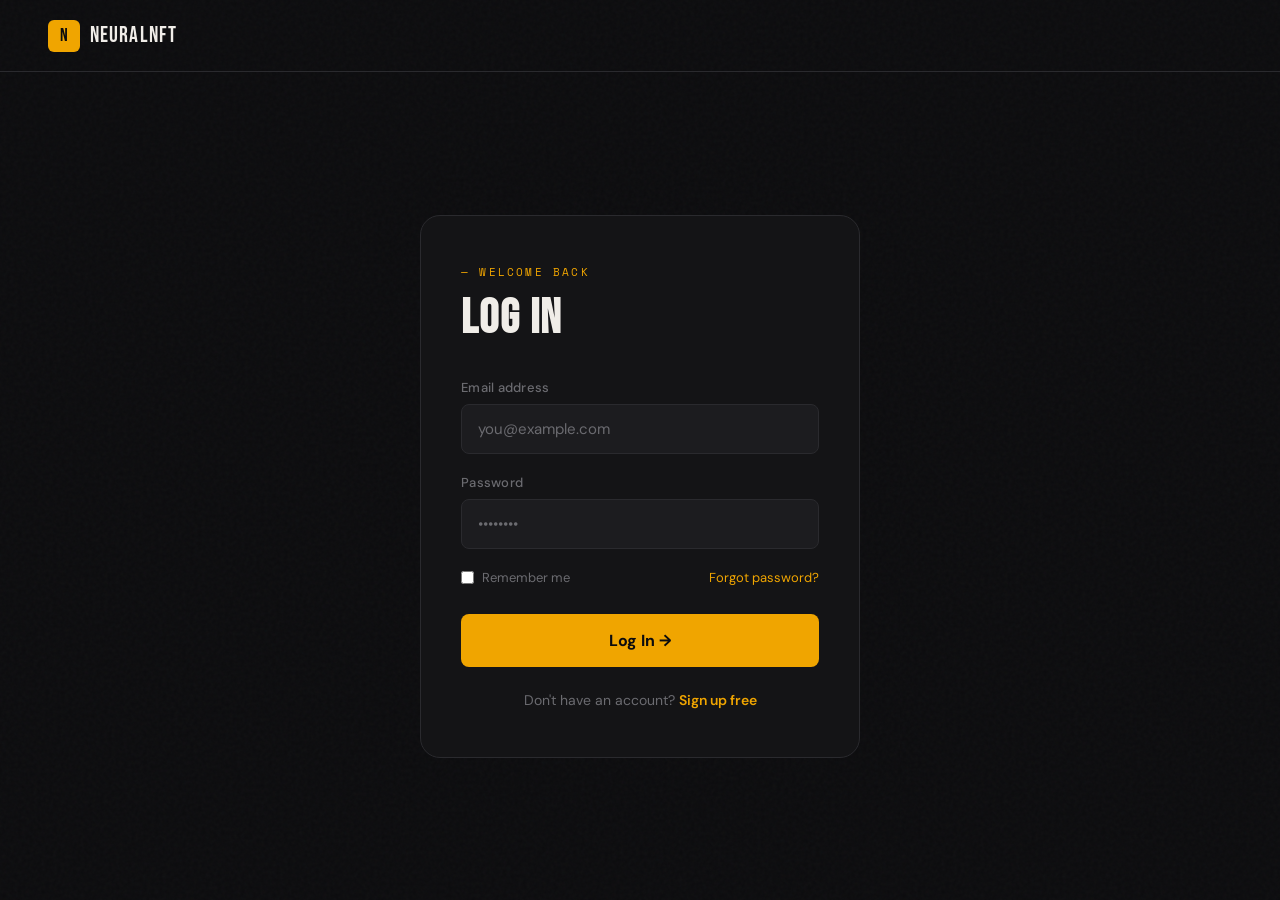
<file: Frontend_Website/login.html>
<!DOCTYPE html>
<html lang="en">
<head>
  <meta charset="UTF-8" />
  <meta name="viewport" content="width=device-width, initial-scale=1.0"/>
  <title>Login — NeuralNFT Validator</title>
  <link href="https://fonts.googleapis.com/css2?family=Bebas+Neue&family=DM+Sans:wght@300;400;500;600&family=Space+Mono:wght@400;700&display=swap" rel="stylesheet"/>
  <style>
    *, *::before, *::after { box-sizing: border-box; margin: 0; padding: 0; }

    :root {
      --bg:        #0c0c0e;
      --surface:   #141416;
      --surface2:  #1c1c1f;
      --border:    #2a2a2e;
      --accent:    #f0a500;
      --text:      #f0ede8;
      --muted:     #6b6b70;
      --error:     #ff4747;
      --font-display: 'Bebas Neue', sans-serif;
      --font-body:    'DM Sans', sans-serif;
      --font-mono:    'Space Mono', monospace;
    }

    body {
      background: var(--bg);
      color: var(--text);
      font-family: var(--font-body);
      min-height: 100vh;
      display: flex;
      flex-direction: column;
    }

    .noise-overlay {
      position: fixed; inset: 0;
      background-image: url("data:image/svg+xml,%3Csvg viewBox='0 0 256 256' xmlns='http://www.w3.org/2000/svg'%3E%3Cfilter id='noise'%3E%3CfeTurbulence type='fractalNoise' baseFrequency='0.9' numOctaves='4' stitchTiles='stitch'/%3E%3C/filter%3E%3Crect width='100%25' height='100%25' filter='url(%23noise)' opacity='0.03'/%3E%3C/svg%3E");
      pointer-events: none;
      z-index: 0;
    }

    nav {
      position: relative;
      z-index: 1;
      display: flex;
      align-items: center;
      justify-content: space-between;
      padding: 0 48px;
      height: 72px;
      border-bottom: 1px solid var(--border);
    }

    .nav-logo {
      display: flex;
      align-items: center;
      gap: 10px;
      text-decoration: none;
    }

    .nav-logo-mark {
      width: 32px; height: 32px;
      background: var(--accent);
      border-radius: 6px;
      display: flex; align-items: center; justify-content: center;
      font-family: var(--font-display);
      font-size: 18px;
      color: #0c0c0e;
    }

    .nav-logo-text {
      font-family: var(--font-display);
      font-size: 22px;
      letter-spacing: 0.05em;
      color: var(--text);
    }

    .page-wrap {
      position: relative;
      z-index: 1;
      flex: 1;
      display: flex;
      align-items: center;
      justify-content: center;
      padding: 48px 24px;
    }

    .auth-card {
      background: var(--surface);
      border: 1px solid var(--border);
      border-radius: 20px;
      padding: 48px 40px;
      width: 100%;
      max-width: 440px;
    }

    .auth-label {
      font-family: var(--font-mono);
      font-size: 11px;
      color: var(--accent);
      letter-spacing: 0.2em;
      text-transform: uppercase;
      margin-bottom: 10px;
    }

    .auth-title {
      font-family: var(--font-display);
      font-size: 48px;
      letter-spacing: 0.03em;
      color: var(--text);
      margin-bottom: 32px;
    }

    .form-group {
      display: flex;
      flex-direction: column;
      gap: 8px;
      margin-bottom: 20px;
    }

    .form-label {
      font-size: 13px;
      font-weight: 500;
      color: var(--muted);
      letter-spacing: 0.02em;
    }

    .form-input {
      background: var(--surface2);
      border: 1px solid var(--border);
      border-radius: 8px;
      padding: 14px 16px;
      font-family: var(--font-body);
      font-size: 15px;
      color: var(--text);
      outline: none;
      transition: border-color 0.2s;
      width: 100%;
    }

    .form-input:focus { border-color: var(--accent); }
    .form-input::placeholder { color: var(--muted); }

    .form-footer {
      display: flex;
      align-items: center;
      justify-content: space-between;
      margin-bottom: 28px;
    }

    .remember-label {
      display: flex;
      align-items: center;
      gap: 8px;
      font-size: 13px;
      color: var(--muted);
      cursor: pointer;
    }

    .remember-label input { accent-color: var(--accent); }

    .forgot-link {
      font-size: 13px;
      color: var(--accent);
      text-decoration: none;
    }

    .forgot-link:hover { text-decoration: underline; }

    .submit-btn {
      width: 100%;
      padding: 16px;
      background: var(--accent);
      color: #0c0c0e;
      border: none;
      border-radius: 8px;
      font-family: var(--font-body);
      font-size: 16px;
      font-weight: 700;
      cursor: pointer;
      transition: opacity 0.2s, transform 0.2s;
      margin-bottom: 24px;
    }

    .submit-btn:hover { opacity: 0.9; transform: translateY(-1px); }

    .divider {
      display: flex;
      align-items: center;
      gap: 12px;
      margin-bottom: 24px;
    }

    .divider-line { flex: 1; height: 1px; background: var(--border); }
    .divider-text { font-size: 12px; color: var(--muted); font-family: var(--font-mono); }

    .auth-switch {
      text-align: center;
      font-size: 14px;
      color: var(--muted);
    }

    .auth-switch a {
      color: var(--accent);
      text-decoration: none;
      font-weight: 600;
    }

    .auth-switch a:hover { text-decoration: underline; }
  </style>
</head>
<body>
  <div class="noise-overlay"></div>

  <nav>
    <a href="index.html" class="nav-logo">
      <div class="nav-logo-mark">N</div>
      <span class="nav-logo-text">NeuralNFT</span>
    </a>
  </nav>

  <div class="page-wrap">
    <div class="auth-card">
      <div class="auth-label">— welcome back</div>
      <h1 class="auth-title">Log In</h1>

      <div class="form-group">
        <label class="form-label">Email address</label>
        <input type="email" class="form-input" placeholder="you@example.com" />
      </div>

      <div class="form-group">
        <label class="form-label">Password</label>
        <input type="password" class="form-input" placeholder="••••••••" />
      </div>

      <div class="form-footer">
        <label class="remember-label">
          <input type="checkbox" />
          Remember me
        </label>
        <a href="#" class="forgot-link">Forgot password?</a>
      </div>

      <button class="submit-btn" onclick="window.location.href='index.html'">Log In →</button>

      <p class="auth-switch">
        Don't have an account? <a href="signup.html">Sign up free</a>
      </p>
    </div>
  </div>
</body>
</html>
</file>
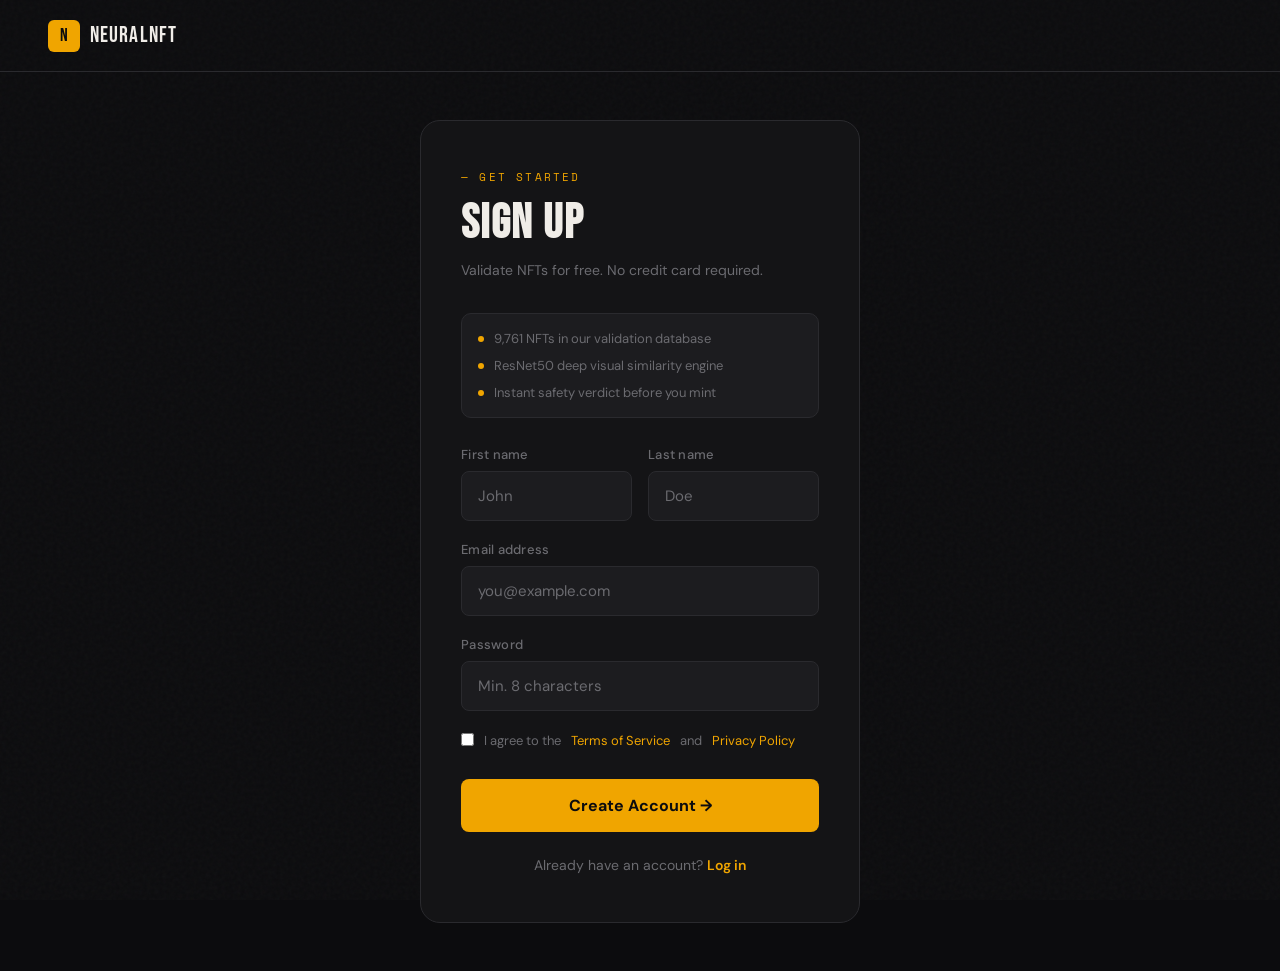
<file: Frontend_Website/signup.html>
<!DOCTYPE html>
<html lang="en">
<head>
  <meta charset="UTF-8" />
  <meta name="viewport" content="width=device-width, initial-scale=1.0"/>
  <title>Sign Up — NeuralNFT Validator</title>
  <link href="https://fonts.googleapis.com/css2?family=Bebas+Neue&family=DM+Sans:wght@300;400;500;600&family=Space+Mono:wght@400;700&display=swap" rel="stylesheet"/>
  <style>
    *, *::before, *::after { box-sizing: border-box; margin: 0; padding: 0; }

    :root {
      --bg:        #0c0c0e;
      --surface:   #141416;
      --surface2:  #1c1c1f;
      --border:    #2a2a2e;
      --accent:    #f0a500;
      --text:      #f0ede8;
      --muted:     #6b6b70;
      --error:     #ff4747;
      --success:   #47ff8f;
      --font-display: 'Bebas Neue', sans-serif;
      --font-body:    'DM Sans', sans-serif;
      --font-mono:    'Space Mono', monospace;
    }

    body {
      background: var(--bg);
      color: var(--text);
      font-family: var(--font-body);
      min-height: 100vh;
      display: flex;
      flex-direction: column;
    }

    .noise-overlay {
      position: fixed; inset: 0;
      background-image: url("data:image/svg+xml,%3Csvg viewBox='0 0 256 256' xmlns='http://www.w3.org/2000/svg'%3E%3Cfilter id='noise'%3E%3CfeTurbulence type='fractalNoise' baseFrequency='0.9' numOctaves='4' stitchTiles='stitch'/%3E%3C/filter%3E%3Crect width='100%25' height='100%25' filter='url(%23noise)' opacity='0.03'/%3E%3C/svg%3E");
      pointer-events: none;
      z-index: 0;
    }

    nav {
      position: relative;
      z-index: 1;
      display: flex;
      align-items: center;
      justify-content: space-between;
      padding: 0 48px;
      height: 72px;
      border-bottom: 1px solid var(--border);
    }

    .nav-logo {
      display: flex;
      align-items: center;
      gap: 10px;
      text-decoration: none;
    }

    .nav-logo-mark {
      width: 32px; height: 32px;
      background: var(--accent);
      border-radius: 6px;
      display: flex; align-items: center; justify-content: center;
      font-family: var(--font-display);
      font-size: 18px;
      color: #0c0c0e;
    }

    .nav-logo-text {
      font-family: var(--font-display);
      font-size: 22px;
      letter-spacing: 0.05em;
      color: var(--text);
    }

    .page-wrap {
      position: relative;
      z-index: 1;
      flex: 1;
      display: flex;
      align-items: center;
      justify-content: center;
      padding: 48px 24px;
    }

    .auth-card {
      background: var(--surface);
      border: 1px solid var(--border);
      border-radius: 20px;
      padding: 48px 40px;
      width: 100%;
      max-width: 440px;
    }

    .auth-label {
      font-family: var(--font-mono);
      font-size: 11px;
      color: var(--accent);
      letter-spacing: 0.2em;
      text-transform: uppercase;
      margin-bottom: 10px;
    }

    .auth-title {
      font-family: var(--font-display);
      font-size: 48px;
      letter-spacing: 0.03em;
      color: var(--text);
      margin-bottom: 8px;
    }

    .auth-subtitle {
      font-size: 14px;
      color: var(--muted);
      margin-bottom: 32px;
      line-height: 1.5;
    }

    .form-row {
      display: grid;
      grid-template-columns: 1fr 1fr;
      gap: 16px;
    }

    .form-group {
      display: flex;
      flex-direction: column;
      gap: 8px;
      margin-bottom: 20px;
    }

    .form-label {
      font-size: 13px;
      font-weight: 500;
      color: var(--muted);
      letter-spacing: 0.02em;
    }

    .form-input {
      background: var(--surface2);
      border: 1px solid var(--border);
      border-radius: 8px;
      padding: 14px 16px;
      font-family: var(--font-body);
      font-size: 15px;
      color: var(--text);
      outline: none;
      transition: border-color 0.2s;
      width: 100%;
    }

    .form-input:focus { border-color: var(--accent); }
    .form-input::placeholder { color: var(--muted); }

    .terms-label {
      display: flex;
      align-items: flex-start;
      gap: 10px;
      font-size: 13px;
      color: var(--muted);
      cursor: pointer;
      margin-bottom: 28px;
      line-height: 1.5;
    }

    .terms-label input { accent-color: var(--accent); margin-top: 2px; flex-shrink: 0; }

    .terms-label a { color: var(--accent); text-decoration: none; }
    .terms-label a:hover { text-decoration: underline; }

    .submit-btn {
      width: 100%;
      padding: 16px;
      background: var(--accent);
      color: #0c0c0e;
      border: none;
      border-radius: 8px;
      font-family: var(--font-body);
      font-size: 16px;
      font-weight: 700;
      cursor: pointer;
      transition: opacity 0.2s, transform 0.2s;
      margin-bottom: 24px;
    }

    .submit-btn:hover { opacity: 0.9; transform: translateY(-1px); }

    .auth-switch {
      text-align: center;
      font-size: 14px;
      color: var(--muted);
    }

    .auth-switch a {
      color: var(--accent);
      text-decoration: none;
      font-weight: 600;
    }

    .auth-switch a:hover { text-decoration: underline; }

    .perks {
      display: flex;
      flex-direction: column;
      gap: 10px;
      margin-bottom: 28px;
      padding: 16px;
      background: var(--surface2);
      border-radius: 10px;
      border: 1px solid var(--border);
    }

    .perk {
      display: flex;
      align-items: center;
      gap: 10px;
      font-size: 13px;
      color: var(--muted);
    }

    .perk-dot {
      width: 6px; height: 6px;
      background: var(--accent);
      border-radius: 50%;
      flex-shrink: 0;
    }
  </style>
</head>
<body>
  <div class="noise-overlay"></div>

  <nav>
    <a href="index.html" class="nav-logo">
      <div class="nav-logo-mark">N</div>
      <span class="nav-logo-text">NeuralNFT</span>
    </a>
  </nav>

  <div class="page-wrap">
    <div class="auth-card">
      <div class="auth-label">— get started</div>
      <h1 class="auth-title">Sign Up</h1>
      <p class="auth-subtitle">Validate NFTs for free. No credit card required.</p>

      <div class="perks">
        <div class="perk"><div class="perk-dot"></div>9,761 NFTs in our validation database</div>
        <div class="perk"><div class="perk-dot"></div>ResNet50 deep visual similarity engine</div>
        <div class="perk"><div class="perk-dot"></div>Instant safety verdict before you mint</div>
      </div>

      <div class="form-row">
        <div class="form-group">
          <label class="form-label">First name</label>
          <input type="text" class="form-input" placeholder="John" />
        </div>
        <div class="form-group">
          <label class="form-label">Last name</label>
          <input type="text" class="form-input" placeholder="Doe" />
        </div>
      </div>

      <div class="form-group">
        <label class="form-label">Email address</label>
        <input type="email" class="form-input" placeholder="you@example.com" />
      </div>

      <div class="form-group">
        <label class="form-label">Password</label>
        <input type="password" class="form-input" placeholder="Min. 8 characters" />
      </div>

      <label class="terms-label">
        <input type="checkbox" />
        I agree to the <a href="#">Terms of Service</a> and <a href="#">Privacy Policy</a>
      </label>

      <button class="submit-btn" onclick="window.location.href='index.html'">Create Account →</button>

      <p class="auth-switch">
        Already have an account? <a href="login.html">Log in</a>
      </p>
    </div>
  </div>
</body>
</html>
</file>
